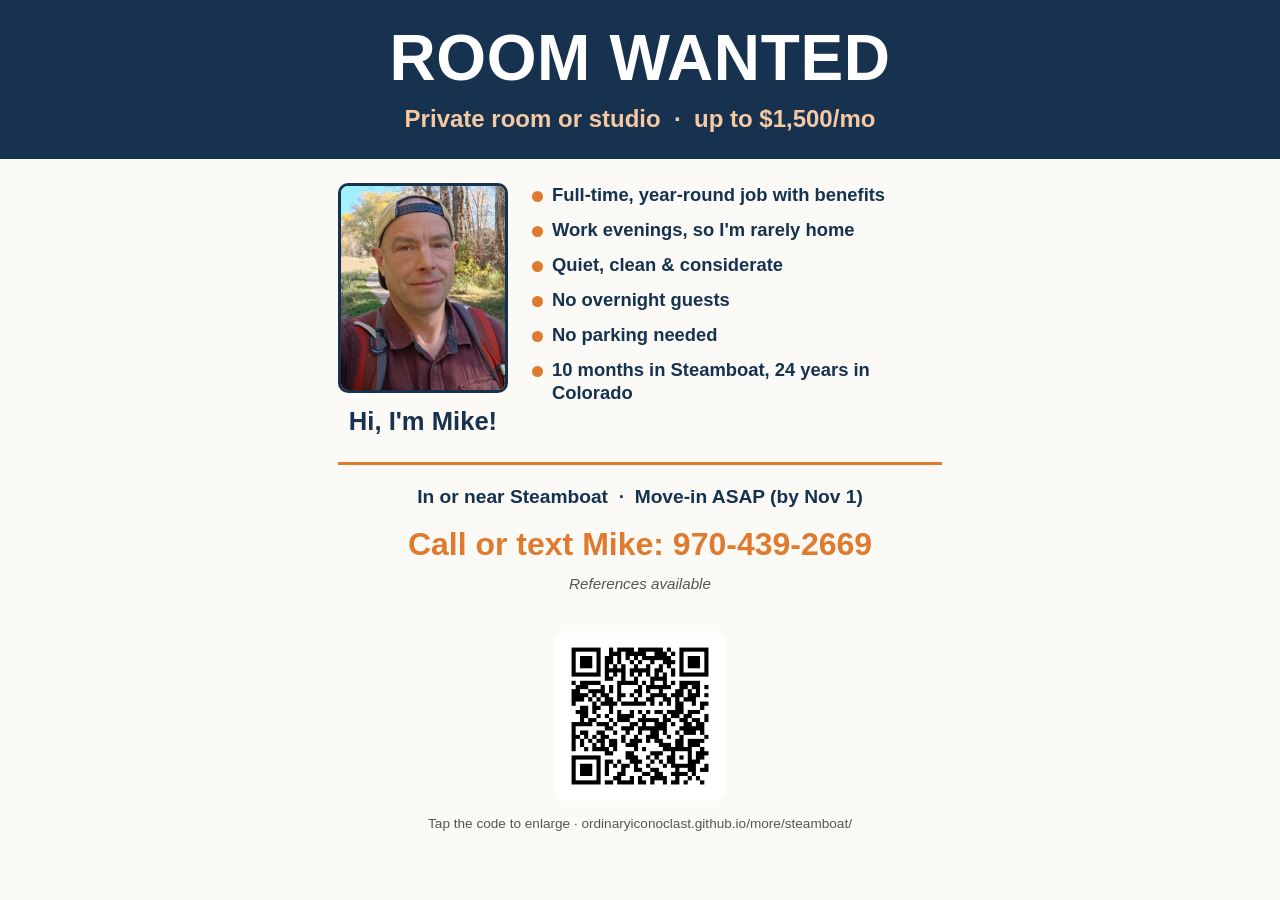
<file: steamboat/index.html>
<!doctype html>
<html lang="en">
<head>
<meta charset="utf-8">
<meta name="viewport" content="width=device-width, initial-scale=1">
<title>Room Wanted · Mike</title>
<meta name="description" content="Private room or studio · up to $1,500/mo. In or near Steamboat · Move-in ASAP (by Nov 1).">
<meta property="og:title" content="Room Wanted · Mike">
<meta property="og:description" content="Private room or studio · up to $1,500/mo. In or near Steamboat · Move-in ASAP (by Nov 1).">
<meta property="og:image" content="https://ordinaryiconoclast.github.io/more/steamboat/headshot.jpg">
<meta property="og:url" content="https://ordinaryiconoclast.github.io/more/steamboat/">
<style>
  :root { --bg:#fbfaf7; --fg:#16324f; --muted:#555; --accent:#e07a2e; --navy:#16324f; --peach:#f6c9a3; --rule:#e07a2e; }
  @media (prefers-color-scheme: dark) {
    :root { --bg:#14181d; --fg:#dbe6f2; --muted:#a3a9b0; --accent:#f08a43; }
  }
  * { box-sizing:border-box; }
  body { margin:0; background:var(--bg); color:var(--fg);
         font:18px/1.45 Helvetica, Arial, -apple-system, BlinkMacSystemFont, sans-serif; }
  .band { background:var(--navy); color:#fff; text-align:center; padding:26px 16px 22px; }
  .band h1 { margin:0; font-size:clamp(2rem, 10.5vw, 4rem); white-space:nowrap; line-height:1; letter-spacing:.01em; font-weight:800; }
  .band p { margin:12px 0 0; color:var(--peach); font-weight:700; font-size:clamp(1.05rem, 4.6vw, 1.5rem); }
  main { max-width:640px; margin:0 auto; padding:24px 18px 48px; }
  .intro { display:flex; gap:22px; align-items:flex-start; }
  .who { flex:0 0 auto; text-align:center; }
  .who img { width:170px; height:210px; object-fit:cover; border-radius:10px; border:3px solid var(--navy); display:block; }
  @media (prefers-color-scheme: dark) { .who img { border-color:var(--accent); } }
  .who h2 { margin:10px 0 0; font-size:1.6rem; color:var(--fg); }
  ul { list-style:none; margin:0; padding:0; flex:1; }
  li { position:relative; padding-left:22px; margin:0 0 12px; font-weight:700; font-size:1.15rem; line-height:1.25; }
  li::before { content:""; position:absolute; left:2px; top:.42em; width:11px; height:11px; border-radius:50%; background:var(--accent); }
  @media (max-width:520px) {
    .intro { flex-direction:column; align-items:center; }
    ul { width:100%; margin-top:6px; }
  }
  hr { border:0; border-top:3px solid var(--rule); margin:22px 0 18px; }
  .where { text-align:center; font-weight:700; font-size:1.2rem; margin:0; }
  .call { display:block; text-align:center; color:var(--accent); font-weight:800; text-decoration:none;
          font-size:clamp(1.35rem, 6.4vw, 2rem); margin:10px 0 6px; }
  .fine { text-align:center; font-style:italic; color:var(--muted); font-size:.95rem; margin:0; }
  .qr { text-align:center; margin-top:36px; }
  .qr p { color:var(--muted); font-size:.85rem; margin:6px 0 0; }
  .qr a { display:inline-block; }
  .qr img { width:170px; height:170px; border-radius:10px; display:block; }
  .zoom { display:none; position:fixed; inset:0; background:rgba(0,0,0,.85); z-index:10;
          align-items:center; justify-content:center; flex-direction:column; text-decoration:none; }
  .zoom:target { display:flex; }
  .zoom img { width:min(88vw, 88vh, 600px); height:auto; border-radius:12px; }
  .zoom span { color:#fff; margin-top:14px; font-size:.95rem; }
</style>
</head>
<body>

<div class="band">
  <h1>ROOM WANTED</h1>
  <p>Private room or studio &nbsp;·&nbsp; up to $1,500/mo</p>
</div>

<main>
  <div class="intro">
    <div class="who">
      <img src="headshot.jpg" alt="Mike">
      <h2>Hi, I'm Mike!</h2>
    </div>
    <ul>
      <li>Full-time, year-round job with benefits</li>
      <li>Work evenings, so I'm rarely home</li>
      <li>Quiet, clean &amp; considerate</li>
      <li>No overnight guests</li>
      <li>No parking needed</li>
      <li>10 months in Steamboat, 24 years in Colorado</li>
    </ul>
  </div>

  <hr>
  <p class="where">In or near Steamboat &nbsp;·&nbsp; Move-in ASAP (by Nov 1)</p>
  <a class="call" href="tel:+19704392669">Call or text Mike: <span style="white-space:nowrap">970-439-2669</span></a>
  <p class="fine">References available</p>

  <div class="qr" id="qr">
    <a href="#qr-zoom" aria-label="Enlarge QR code"><img src="images/Mike_Steamboat_QR.png" alt="QR code for this page"></a>
    <p>Tap the code to enlarge · ordinaryiconoclast.github.io/more/steamboat/</p>
  </div>
  <a class="zoom" id="qr-zoom" href="#qr" aria-label="Close enlarged QR code">
    <img src="images/Mike_Steamboat_QR.png" alt="QR code for this page, enlarged">
    <span>Tap anywhere to close</span>
  </a>
</main>

</body>
</html>
</file>
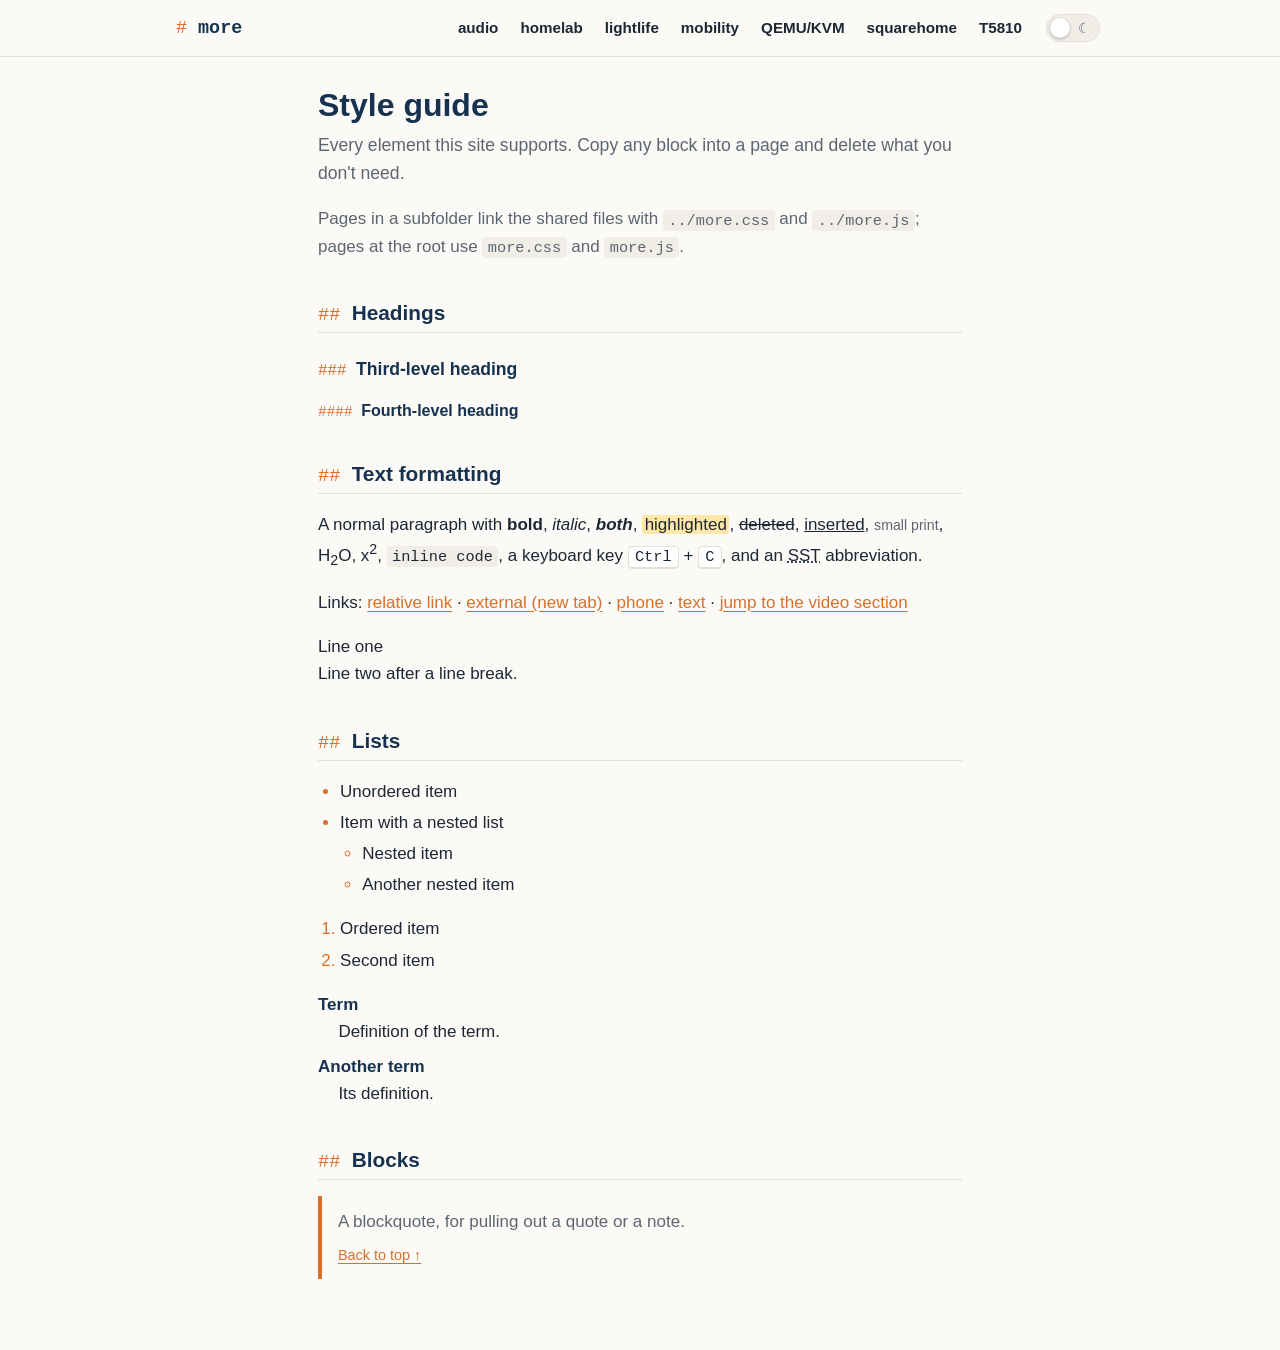
<file: default.html>
<!doctype html>
<html lang="en">
<head>
<meta charset="utf-8">
<meta name="viewport" content="width=device-width, initial-scale=1">
<title>Style guide · more</title>
<meta name="description" content="Formatting, image, and video examples for this site.">
<link rel="icon" href="data:image/svg+xml,<svg xmlns='http://www.w3.org/2000/svg' viewBox='0 0 100 100'><text y='.9em' font-size='90'>⛰️</text></svg>">
<link rel="stylesheet" href="more.css">
<script src="more.js"></script>
</head>
<body>
<!-- The site header and navigation are added here by more.js -->
<main>

<h1>Style guide</h1>
<p class="lead">Every element this site supports. Copy any block into a page and delete what you don't need.</p>
<p class="muted">Pages in a subfolder link the shared files with <code>../more.css</code> and <code>../more.js</code>; pages at the root use <code>more.css</code> and <code>more.js</code>.</p>


<!-- ======================= HEADINGS ======================= -->
<h2>Headings</h2>
<h3>Third-level heading</h3>
<h4>Fourth-level heading</h4>


<!-- ======================= TEXT ======================= -->
<h2>Text formatting</h2>
<p>A normal paragraph with <strong>bold</strong>, <em>italic</em>, <strong><em>both</em></strong>,
<mark>highlighted</mark>, <del>deleted</del>, <ins>inserted</ins>, <small>small print</small>,
H<sub>2</sub>O, x<sup>2</sup>, <code>inline code</code>, a keyboard key <kbd>Ctrl</kbd> + <kbd>C</kbd>,
and an <abbr title="Steamboat Springs Transit">SST</abbr> abbreviation.</p>
<p>Links: <a href="steamboat/">relative link</a> ·
<a href="https://github.com/OrdinaryIconoclast" target="_blank" rel="noopener">external (new tab)</a> ·
<a href="tel:+19704392669">phone</a> · <a href="sms:+19704392669">text</a> ·
<a href="#video">jump to the video section</a></p>
<p>Line one<br>Line two after a line break.</p>


<!-- ======================= LISTS ======================= -->
<h2>Lists</h2>
<ul>
  <li>Unordered item</li>
  <li>Item with a nested list
    <ul><li>Nested item</li><li>Another nested item</li></ul>
  </li>
</ul>
<ol>
  <li>Ordered item</li>
  <li>Second item</li>
</ol>
<dl>
  <dt>Term</dt><dd>Definition of the term.</dd>
  <dt>Another term</dt><dd>Its definition.</dd>
</dl>


<!-- ======================= BLOCKS ======================= -->
<h2>Blocks</h2>
<blockquote>
  <p>A blockquote, for pulling out a quote or a note.</p>
  
<footer>
  <p><a href="#">Back to top ↑</a></p>
</footer>

</main>
</body>
</html>
</file>
<file: more.css>
/* ---------- Colors: edit these to restyle everything ----------
     Light is the default. Dark applies when the system is dark (unless the
     visitor switched to light) or when the visitor switched to dark.
     Keep both dark blocks identical when you edit them. */
  :root { color-scheme:light;
          --bg:#fbfaf7; --fg:#1d2733; --muted:#5d6670; --accent:#d9702a; --navy:#16324f;
          --rule:#e4e0d8; --card:#fff; --code:#f1eee8; --mark:#ffe7a8; --header:rgba(251,250,247,.92); }
  @media (prefers-color-scheme: dark) {
    :root:not([data-theme="light"]) { color-scheme:dark;
          --bg:#14181d; --fg:#e8e6e1; --muted:#a3a9b0; --accent:#f08a43; --navy:#9cc0e6;
          --rule:#2b323a; --card:#1b2026; --code:#22282f; --mark:#6b5313; --header:rgba(20,24,29,.92); }
  }
  :root[data-theme="dark"] { color-scheme:dark;
          --bg:#14181d; --fg:#e8e6e1; --muted:#a3a9b0; --accent:#f08a43; --navy:#9cc0e6;
          --rule:#2b323a; --card:#1b2026; --code:#22282f; --mark:#6b5313; --header:rgba(20,24,29,.92); }

  /* ---------- Base ---------- */
  * { box-sizing:border-box; }
  html { -webkit-text-size-adjust:100%; }
  body { margin:0; background:var(--bg); color:var(--fg);
         font:17px/1.6 -apple-system, BlinkMacSystemFont, "Segoe UI", Roboto, Helvetica, Arial, sans-serif; }
  main { max-width:680px; margin:0 auto; padding:28px 18px 56px; }
  a { color:var(--accent); text-underline-offset:3px; }

  /* ---------- Markdown-style headings ---------- */
  h1, h2, h3, h4 { color:var(--navy); line-height:1.25; }
  h1 { font-size:2rem; margin:0 0 6px; }
  h2 { font-size:1.3rem; margin:40px 0 10px; padding-bottom:6px; border-bottom:1px solid var(--rule); }
  h3 { font-size:1.1rem; margin:26px 0 8px; }
  h4 { font-size:1rem; margin:20px 0 6px; }
  h2::before { content:"## "; } h3::before { content:"### "; } h4::before { content:"#### "; }
  h2::before, h3::before, h4::before { color:var(--accent); font:400 .9em ui-monospace, Menlo, Consolas, monospace; }

  /* ---------- Text ---------- */
  .lead { color:var(--muted); font-size:1.1rem; margin-top:0; }
  small, .muted { color:var(--muted); }
  mark { background:var(--mark); color:inherit; padding:0 .15em; border-radius:3px; }
  code, kbd, pre { font-family:ui-monospace, Menlo, Consolas, monospace; font-size:.9em; }
  code { background:var(--code); padding:.1em .35em; border-radius:4px; }
  kbd { border:1px solid var(--rule); border-bottom-width:2px; border-radius:4px; padding:.05em .4em; background:var(--card); }
  pre { background:var(--code); padding:14px 16px; border-radius:8px; overflow-x:auto; line-height:1.45; }
  pre code { background:none; padding:0; }
  abbr[title] { text-decoration:underline dotted; cursor:help; }
  hr { border:0; border-top:1px solid var(--rule); margin:32px 0; }

  /* ---------- Lists ---------- */
  ul, ol { padding-left:1.3em; } li { margin:4px 0; } li::marker { color:var(--accent); }
  dt { font-weight:700; color:var(--navy); margin-top:8px; } dd { margin:0 0 0 1.2em; }

  /* ---------- Blocks ---------- */
  blockquote { margin:16px 0; padding:4px 16px; border-left:4px solid var(--accent); color:var(--muted); }
  blockquote p { margin:8px 0; } blockquote footer { font-size:.9rem; margin-bottom:8px; }
  .card { background:var(--card); border:1px solid var(--rule); border-left:4px solid var(--accent);
          border-radius:8px; padding:14px 16px; margin:16px 0; }
  details { background:var(--card); border:1px solid var(--rule); border-radius:8px; padding:10px 14px; margin:12px 0; }
  summary { cursor:pointer; color:var(--accent); font-weight:600; }
  .btn { display:inline-block; background:var(--accent); color:#fff; text-decoration:none; font-weight:700;
         padding:12px 18px; border-radius:10px; }
  .btn.alt { background:transparent; color:var(--accent); border:2px solid var(--accent); }

  /* ---------- Tables (scroll sideways on small screens) ---------- */
  .table-wrap { overflow-x:auto; }
  table { border-collapse:collapse; width:100%; font-size:.95rem; }
  th, td { text-align:left; padding:8px 10px; border-bottom:1px solid var(--rule); }
  th { color:var(--navy); }

  /* ---------- Media: images & video never overflow the screen ---------- */
  img, video, iframe { max-width:100%; height:auto; display:block; }
  figure { margin:18px 0; }
  figure img, figure video { border-radius:8px; width:100%; }
  figcaption { color:var(--muted); font-size:.9rem; margin-top:6px; text-align:center; }
  .avatar { width:120px; height:120px; object-fit:cover; object-position:50% 30%; border-radius:50%; border:3px solid var(--accent); }
  audio { width:100%; }

  /* ---------- Forms ---------- */
  label { display:block; font-weight:600; margin:12px 0 4px; }
  input, textarea, select { width:100%; font:inherit; color:inherit; background:var(--card);
         border:1px solid var(--rule); border-radius:8px; padding:10px 12px; }
  input[type=checkbox] { width:auto; }

  main > footer { margin-top:48px; text-align:center; color:var(--muted); font-size:.9rem; }

  /* ---------- Site header (built by more.js) ---------- */
  .site-header { position:sticky; top:0; z-index:20; background:var(--header);
                 -webkit-backdrop-filter:blur(8px); backdrop-filter:blur(8px); border-bottom:1px solid var(--rule); }
  .site-bar { max-width:960px; margin:0 auto; padding:10px 16px; display:flex; flex-wrap:wrap; align-items:center; gap:10px; }
  .brand { font:700 1.15rem ui-monospace, Menlo, Consolas, monospace; color:var(--navy); text-decoration:none; margin-right:auto; }
  .brand::before { content:"# "; color:var(--accent); font-weight:400; }

  /* Menu button (phones) */
  .nav-toggle { display:inline-flex; align-items:center; gap:8px; font:inherit; font-size:.95rem; font-weight:600;
                color:var(--fg); background:transparent; border:1px solid var(--rule); border-radius:8px;
                padding:7px 11px; cursor:pointer; }
  .nav-toggle .bars, .nav-toggle .bars::before, .nav-toggle .bars::after
              { display:block; width:16px; height:2px; background:currentColor; border-radius:2px; position:relative; transition:transform .2s; }
  .nav-toggle .bars::before, .nav-toggle .bars::after { content:""; position:absolute; left:0; }
  .nav-toggle .bars::before { top:-5px; } .nav-toggle .bars::after { top:5px; }
  .nav-open .nav-toggle .bars { background:transparent; }
  .nav-open .nav-toggle .bars::before { transform:translateY(5px) rotate(45deg); }
  .nav-open .nav-toggle .bars::after { transform:translateY(-5px) rotate(-45deg); }

  /* Navigation: a dropdown list on phones */
  .site-nav { order:10; flex-basis:100%; display:none; }
  .nav-open .site-nav { display:block; }
  .site-nav ul { list-style:none; margin:0; padding:4px 0 6px; }
  .site-nav li { margin:0; }
  .site-nav li::marker { content:none; }
  .site-nav a { display:block; padding:10px 8px; border-radius:8px; color:var(--fg); text-decoration:none; font-weight:600; }
  .site-nav a:hover { background:var(--card); color:var(--accent); }
  .site-nav a[aria-current="page"] { color:var(--accent); }
  .site-nav a[aria-current="page"]::before { content:"› "; }

  /* Navigation: one row on wider screens */
  @media (min-width:760px) {
    .nav-toggle { display:none; }
    .site-nav { order:0; flex-basis:auto; display:block; }
    .site-nav ul { display:flex; flex-wrap:wrap; gap:2px; padding:0; }
    .site-nav a { padding:6px 10px; font-size:.95rem; }
    .site-nav a[aria-current="page"]::before { content:none; }
    .site-nav a[aria-current="page"] { box-shadow:inset 0 -2px 0 var(--accent); border-radius:6px 6px 0 0; }
  }

  /* Light/dark slider switch */
  .theme-switch { background:none; border:0; padding:4px; cursor:pointer; line-height:0; }
  .theme-switch .track { position:relative; display:inline-block; width:54px; height:28px; border-radius:14px;
                         background:var(--code); border:1px solid var(--rule); transition:background .2s; }
  .theme-switch .icon { position:absolute; top:50%; transform:translateY(-50%); font-size:14px; line-height:1; }
  .theme-switch .sun { left:7px; color:var(--accent); }
  .theme-switch .moon { right:8px; color:var(--muted); }
  .theme-switch .knob { position:absolute; top:3px; left:3px; width:20px; height:20px; border-radius:50%;
                        background:var(--card); box-shadow:0 1px 3px rgba(0,0,0,.3); transition:transform .2s; }
  .theme-switch[aria-checked="true"] .knob { transform:translateX(26px); background:var(--navy); }
  .theme-switch[aria-checked="true"] .moon { color:var(--navy); }
  .theme-switch:focus-visible .track, .nav-toggle:focus-visible { outline:2px solid var(--accent); outline-offset:2px; }

  /* ---------- Section grid (root page) ---------- */
  .section-grid { display:grid; grid-template-columns:repeat(auto-fill, minmax(140px, 1fr)); gap:10px; margin:14px 0; }
  .section-grid a { display:block; background:var(--card); border:1px solid var(--rule); border-left:4px solid var(--accent);
                    border-radius:8px; padding:14px; font-weight:700; color:var(--navy); text-decoration:none; }
  .section-grid a:hover { border-color:var(--accent); }

  @media (prefers-reduced-motion: reduce) { * { transition:none !important; } }
</file>
